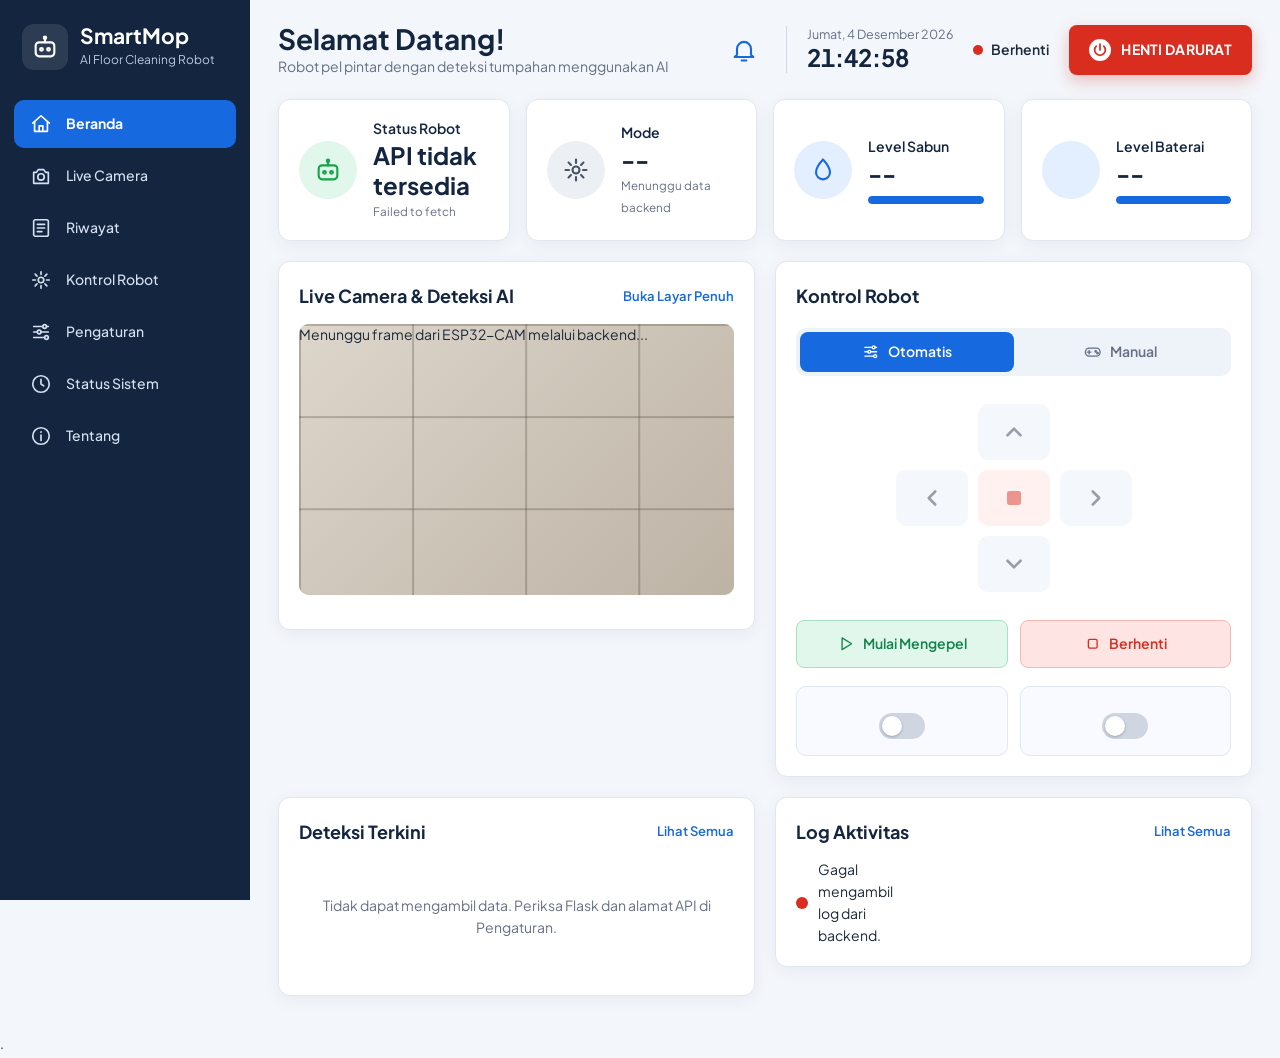
<file: frontend/index.html>
<!DOCTYPE html>
<html lang="id">
<head>
    <meta charset="UTF-8">
    <meta name="viewport" content="width=device-width, initial-scale=1.0">
    <title>SMARTMOP</title>

    <link rel="preconnect" href="https://fonts.googleapis.com">
    <link rel="preconnect" href="https://fonts.gstatic.com" crossorigin>
    <link rel="stylesheet" href="https://fonts.googleapis.com/css2?family=Plus+Jakarta+Sans:wght@400;500;600;700;800&display=swap">

    <link rel="stylesheet" href="assets/css/variables.css">
    <link rel="stylesheet" href="assets/css/layout.css">
    <link rel="stylesheet" href="assets/css/components.css">
    <link rel="stylesheet" href="assets/css/index.css">
    <link rel="stylesheet" href="assets/css/responsive.css">
    <link rel="stylesheet" href="assets/css/style.css">
</head>

<body data-page="beranda"
      data-root=""
      data-title="Selamat Datang!"
      data-sub="Robot pel pintar dengan deteksi tumpahan menggunakan AI">

<div class="app">

    <aside class="sidebar" id="sidebar"></aside>

    <div class="main">

        <header class="topbar" id="topbar"></header>

        <main class="page">

            <!-- RINGKASAN STATUS ROBOT -->
            <section class="stats" aria-label="Ringkasan Status Robot">

                <article class="card stat">
                    <span class="stat-icon tone-green"></span>
                    <div class="stat-body">
                        <span>Status Robot</span>
                        <strong class="checking" id="statStatus">Memuat...</strong>
                        <small id="statStatusSub">Menunggu data backend</small>
                    </div>
                </article>

                <article class="card stat">
                    <span class="stat-icon tone-grey"></span>
                    <div class="stat-body">
                        <span>Mode</span>
                        <strong id="statMode">--</strong>
                        <small id="statModeSub">Menunggu data backend</small>
                    </div>
                </article>

                <article class="card stat">
                    <span class="stat-icon tone-blue"></span>
                    <div class="stat-body">
                        <span>Level Sabun</span>
                        <strong id="soapValue">--</strong>
                        <div class="progress" role="progressbar"
                             aria-label="Level sabun">
                            <i id="soapBar"></i>
                        </div>
                    </div>
                </article>

                <article class="card stat">
                    <span class="stat-icon tone-blue"></span>
                    <div class="stat-body">
                        <span>Level Baterai</span>
                        <strong id="batteryValue">--</strong>
                        <div class="progress" role="progressbar"
                             aria-label="Level baterai">
                            <i id="batteryBar"></i>
                        </div>
                    </div>
                </article>

            </section>

            <div class="dash">

                <!-- LIVE CAMERA -->
                <section class="card" aria-labelledby="hcam">

                    <div class="card-head">
                        <h2 id="hcam">Live Camera &amp; Deteksi AI</h2>
                        <a class="link-all" href="pages/live-camera.html">
                            Buka Layar Penuh
                        </a>
                    </div>

                    <!-- Frame kamera aktual dari backend -->
                    <div class="feed dashboard-camera-feed" id="mainFeed">
                        <div id="cameraPlaceholder">
                            Menunggu frame dari ESP32-CAM...
                        </div>
                    </div>

                    <!-- Thumbnail hanya ditampilkan jika ada data aktual -->
                    <div class="thumbs" id="cameraThumbnails"></div>

                </section>

                <!-- KONTROL ROBOT -->
                <section class="card control"
                         id="kontrol"
                         aria-labelledby="htcl">

                    <div class="card-head" style="margin:0">
                        <h2 id="htcl">Kontrol Robot</h2>
                    </div>

                    <!-- MODE OTOMATIS / MANUAL -->
                    <div class="seg"
                         role="group"
                         aria-label="Mode robot"
                         id="modeSeg">

                        <button type="button"
                                data-mode="Otomatis"
                                aria-pressed="false"
                                id="modeAuto">
                        </button>

                        <button type="button"
                                data-mode="Manual"
                                aria-pressed="false"
                                id="modeManual">
                        </button>

                    </div>

                    <!-- ARAH GERAK ROBOT -->
                    <div class="dpad"
                         id="dpad"
                         data-disable="true"
                         role="group"
                         aria-label="Arah gerak robot">

                        <button class="up"
                                data-dir="maju"
                                aria-label="Maju"></button>

                        <button class="down"
                                data-dir="mundur"
                                aria-label="Mundur"></button>

                        <button class="stop"
                                data-dir="berhenti"
                                aria-label="Berhenti"></button>

                        <button class="right"
                                data-dir="kanan"
                                aria-label="Belok Kanan"></button>

                        <button class="left"
                                data-dir="kiri"
                                aria-label="Belok Kiri"></button>

                    </div>

                    <!-- TOMBOL MULAI DAN BERHENTI -->
                    <div class="act-row">

                        <button class="btn btn-success"
                                id="btnStart">
                        </button>

                        <button class="btn btn-danger"
                                id="btnStop">
                        </button>

                    </div>

                    <!-- POMPA SABUN DAN MOTOR PEL -->
                    <div class="tool-row">

                        <div class="tool-tile">
                            <span id="icoPump"></span>

                            <label class="switch">
                                <input type="checkbox"
                                       id="swPump"
                                       aria-label="Pompa sabun">
                                <span class="switch-slider"></span>
                            </label>
                        </div>

                        <div class="tool-tile">
                            <span id="icoMotor"></span>

                            <label class="switch">
                                <input type="checkbox"
                                       id="swMotor"
                                       aria-label="Motor Pel">
                                <span class="switch-slider"></span>
                            </label>
                        </div>

                    </div>

                </section>

                <!-- DETEKSI DAN LOG AKTIVITAS -->
                <div class="stack">

                    <section class="card" aria-labelledby="hDet">

                        <div class="card-head">
                            <h2 id="hDet">Deteksi Terkini</h2>
                            <a class="link-all" href="pages/riwayat.html">
                                Lihat Semua
                            </a>
                        </div>

                        <div class="det-list" id="detList">
                            <p>Belum ada data deteksi dari backend.</p>
                        </div>

                    </section>

                    <section class="card" aria-labelledby="hLog">

                        <div class="card-head">
                            <h2 id="hLog">Log Aktivitas</h2>
                            <a class="link-all" href="pages/riwayat.html">
                                Lihat Semua
                            </a>
                        </div>

                        <ul class="log" id="logList">
                            <li>Belum ada aktivitas tercatat.</li>
                        </ul>

                    </section>

                </div>

            </div>

        </main>

    </div>

</div>

<p class="jam">
    <span id="clockDate"></span> ·
    <strong id="clockTime"></strong>
</p>

<script src="assets/js/api.js"></script>
<script src="assets/js/app.js"></script>
<script src="assets/js/notifications.js"></script>
<script src="assets/js/camera.js"></script>
<script src="assets/js/robot-control.js"></script>
<script src="assets/js/dashboard.js"></script>

</body>
</html>
</file>
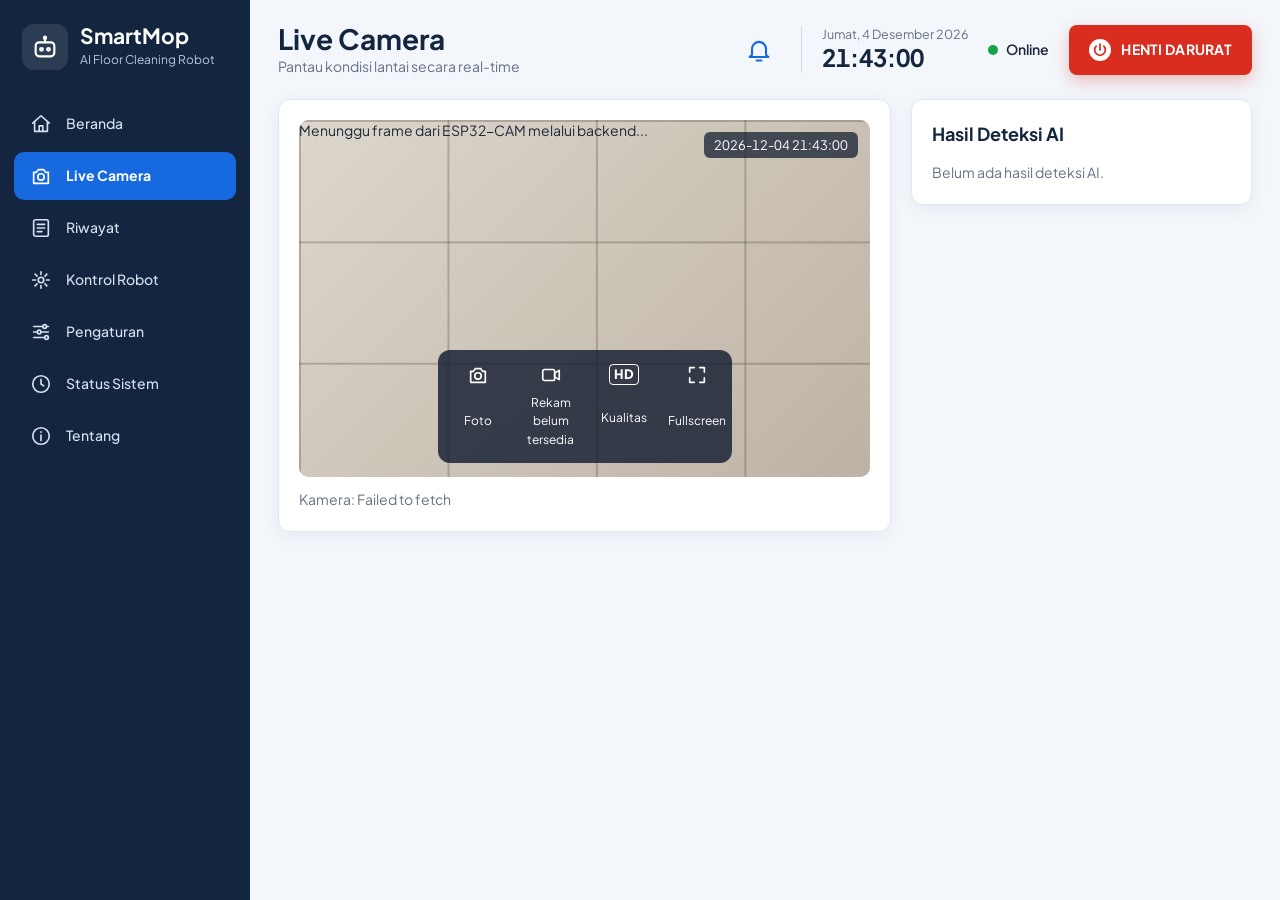
<file: frontend/pages/live-camera.html>
<!DOCTYPE html>
<html lang="id">
<head>
    <meta charset="UTF-8">
    <meta name="viewport" content="width=device-width, initial-scale=1.0">
    <title>Live Camera | SmartMop</title>

    <link rel="preconnect" href="https://fonts.googleapis.com">
    <link rel="preconnect" href="https://fonts.gstatic.com" crossorigin>
    <link rel="stylesheet" href="https://fonts.googleapis.com/css2?family=Plus+Jakarta+Sans:wght@400;500;600;700;800&display=swap">

    <link rel="stylesheet" href="../assets/css/variables.css">
    <link rel="stylesheet" href="../assets/css/layout.css">
    <link rel="stylesheet" href="../assets/css/components.css">
    <link rel="stylesheet" href="../assets/css/index.css">
    <link rel="stylesheet" href="../assets/css/responsive.css">
</head>

<body data-page="live-camera"
      data-root="../"
      data-title="Live Camera"
      data-sub="Pantau kondisi lantai secara real-time">

<div class="app">

    <aside class="sidebar" id="sidebar"></aside>

    <div class="main">

        <header class="topbar" id="topbar"></header>

        <main class="page">

            <div class="dash two-col"
                 style="grid-template-columns:minmax(0,1.8fr) minmax(0,1fr)">

                <!-- LIVE CAMERA -->
                <section class="card" aria-label="Tampilan kamera">

                    <div class="feed" id="mainFeed">

                        <!-- Placeholder ketika belum ada frame -->
                        <div id="cameraPlaceholder">
                            Menunggu frame dari ESP32-CAM melalui backend...
                        </div>

                        <time class="feed-time" data-stamp></time>

                        <div class="cam-tools"
                             role="toolbar"
                             aria-label="Kontrol kamera">

                            <button id="btnPhoto">
                                <span id="icoPhoto"></span>
                                Foto
                            </button>

                            <button id="btnRec" aria-pressed="false">
                                <span id="icoRec"></span>
                                <span id="recLabel">Rekam</span>
                            </button>

                            <button id="btnHD" aria-pressed="false">
                                <span class="hd-tag" id="hdTag">HD</span>
                                Kualitas
                            </button>

                            <button id="btnFull">
                                <span id="icoFull"></span>
                                Fullscreen
                            </button>

                        </div>
                    </div>

                    <p id="camInfo"
                       style="margin-top:12px;color:var(--text-secondary)">
                        Menunggu koneksi kamera dan frame dari backend...
                    </p>

                </section>

                <!-- HASIL DETEKSI AI -->
                <section class="card" aria-labelledby="hRes">

                    <div class="card-head">
                        <h2 id="hRes">Hasil Deteksi AI</h2>
                    </div>

                    <div class="det-list" id="detList">

                        <!-- Hasil deteksi akan ditampilkan secara dinamis -->
                        <p id="cameraResult"
                           style="color:var(--text-secondary)">
                            Belum ada hasil deteksi AI.
                        </p>

                    </div>

                </section>

            </div>

        </main>

    </div>

</div>

<script src="../assets/js/api.js"></script>
<script src="../assets/js/app.js"></script>
<script src="../assets/js/notifications.js"></script>
<script src="../assets/js/camera.js"></script>

</body>
</html>
</file>
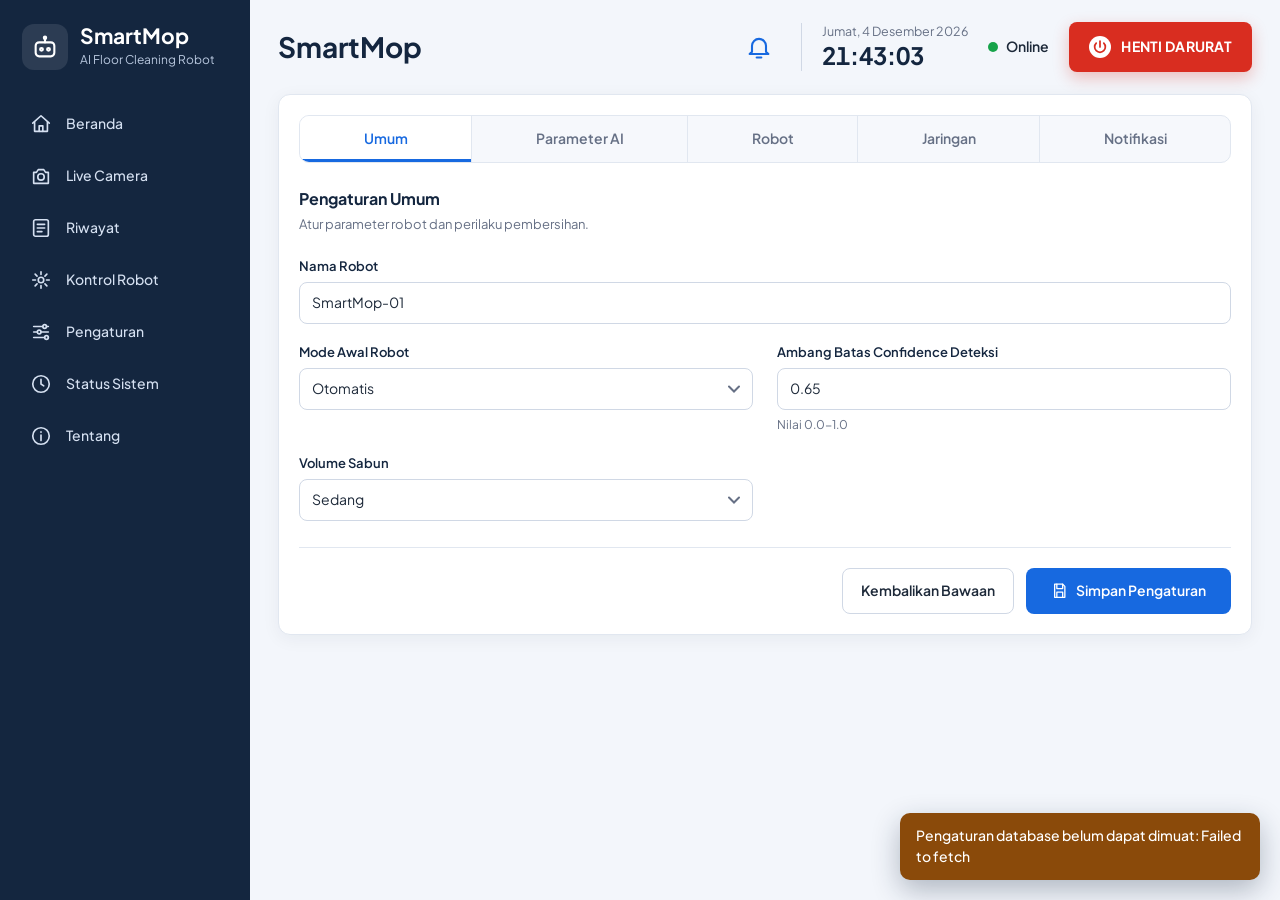
<file: frontend/pages/pengaturan.html>
<!DOCTYPE html>
<html lang="en">
<head>
    <meta charset="UTF-8">
    <meta name="viewport" content="width=device-width, initial-scale=1.0">
    <title>Pengaturan</title>
    <link rel="preconnect" href="https://fonts.googleapis.com">
    <link rel="preconnect" href="https://fonts.gstatic.com" crossorigin>
    <link rel="stylesheet" href="https://fonts.googleapis.com/css2?family=Plus+Jakarta+Sans:wght@400;500;600;700;800&display=swap">
    <link rel="stylesheet" href="../assets/css/variables.css">
    <link rel="stylesheet" href="../assets/css/layout.css">
    <link rel="stylesheet" href="../assets/css/components.css">
    <link rel="stylesheet" href="../assets/css/index.css">
    <link rel="stylesheet" href="../assets/css/style.css">
</head>
<body >

<div class="app">
    <aside class="sidebar" id="sidebar"></aside>
    <div class="main">
        <header class="topbar" id="topbar"></header>

        <main class="page">
            <form class="card setting-card" id="formPengaturan" novalidate>
                <div class="tabs" role="tablist" aria-label="Kategori pengaturan">
                    <button type="button" class="tab" role="tab" id="t-umum" data-tab="umum" aria-selected="true" aria-controls="umum">Umum</button>
                    <button type="button" class="tab" role="tab" id="t-ai" data-tab="ai" aria-selected="false" aria-controls="ai">Parameter AI</button>
                    <button type="button" class="tab" role="tab" id="t-robot" data-tab="robot" aria-selected="false" aria-controls="robot">Robot</button>
                    <button type="button" class="tab" role="tab" id="t-jaringan" data-tab="jaringan" aria-selected="false" aria-controls="jaringan">Jaringan</button>
                    <button type="button" class="tab" role="tab" id="t-notifikasi" data-tab="notifikasi" aria-selected="false" aria-controls="notifikasi">Notifikasi</button>
                </div>

                <!--- UMUM-->
                <section class="panel" id="umum" role="tabpanel" aria-labelledby="t-umum">
                    <div>
                        <h3> Pengaturan Umum</h3>
                        <p class="sub">Atur parameter robot dan perilaku pembersihan.</p>
                    </div>
                    <div class="form-grid">
                        <div class="field full">
                            <label for="namaRobot">Nama Robot</label>
                            <input type="text" id="namaRobot" name="namaRobot" data-setting placeholder="Masukkan nama robot">

                        </div>
                        <div class="field">
                            <label for="modeAwal">Mode Awal Robot</label>
                            <select id="modeAwal" name="modeAwal" data-setting>
                                <option>Otomatis</option>
                                <option>Manual</option>
                            </select>
                        </div>

                    <div class="field">
                        <label for="confidence">Ambang Batas Confidence Deteksi</label>
                        <input type="number" id="confidence" name="confidence" data-setting min="0" max="1" step="0.05">
                        <small>Nilai 0.0-1.0</small>
                    </div>

                    <div class="field">
                        <label for="modeAwal">Volume Sabun</label>
                            <select id="volumeSabun" name="volumeSabun" data-setting>
                                <option>Rendah</option>
                                <option>Sedang</option>
                                <option>Tinggi</option>
                            </select>
                    </div>
                </div>
            </section>
            <!-- Parameter AI-->
            <section class="panel" id="ai" role="tabpanel" aria-labelledby="t-ai" hidden>
                <div>
                    <h3>Parameter AI</h3>
                    <p class="sub">Pengaturan model deteksi tumpahan.</p>
                </div>
                <div class="form-grid">
                    <div class="field">
                        <label for="modelAktif">Model Aktif</label>
                        <input type="text" id="modelAktif" value="'best.pt" readonly>
                        <small>Lokasi: backend/ml/models/best.pt</small>
                    </div>
                    <div class="field">
                        <label for="ukuranModel">Ukuran Gambar Input</label>
                        <select id="ukuranModel" name="ukuranModel" data-setting>
                            <option value="320">320 px (cepat)</option>
                            <option value="416">416 px</option>
                            <option value="640">640 px</option>
                        </select>
                    </div>
                </div>
                <div>
                        <div class="setting-row">
                            <div class="setting-info"><label for="bbox">Tampilkan Kotak Deteksi</label><p>Gambar kotak merah dan label di sekitar tumpahan.</p></div>
                            <label class="switch"><input type="checkbox" id="bbox" data-setting><span class="switch-slider"></span></label>
                        </div>
                        <div class="setting-row">
                            <div class="setting-info"><label for="simpanGambar">Simpan Gambar Deteksi</label><p>Simpan tiap hasil deteksi ke halaman Riwayat.</p></div>
                            <label class="switch"><input type="checkbox" id="simpanGambar" data-setting><span class="switch-slider"></span></label>
                        </div>
                    </div>
                </section>
                <!-- ============ ROBOT ============ -->
                <section class="panel" id="robot" role="tabpanel" aria-labelledby="t-robot" hidden>
                    <div>
                        <h3>Pengaturan Robot</h3>
                        <p class="sub">Batas aman untuk baterai dan cairan sabun.</p>
                    </div>
                    <div class="form-grid">
                        <div class="field">
                            <label for="batasBaterai">Batas Baterai Rendah (%)</label>
                            <input type="number" id="batasBaterai" name="batasBaterai" data-setting min="5" max="50">
                        </div>
                        <div class="field">
                            <label for="batasSabun">Batas Sabun Hampir Habis (%)</label>
                            <input type="number" id="batasSabun" name="batasSabun" data-setting min="5" max="50">
                        </div>
                    </div>
                    <div class="setting-row">
                        <div class="setting-info"><label for="stopBaterai">Berhenti Saat Baterai Rendah</label><p>Robot berhenti mengepel ketika baterai di bawah batas.</p></div>
                        <label class="switch"><input type="checkbox" id="stopBaterai" data-setting><span class="switch-slider"></span></label>
                    </div>
                </section>

                <!-- ============ JARINGAN ============ -->
                <section class="panel" id="jaringan" role="tabpanel" aria-labelledby="t-jaringan" hidden>
                    <div class="section">
                        <div class="network-head">
                            <div>
                                <h3>Status Koneksi Perangkat</h3>
                                <p class="sub">Ringkasan konektivitas sistem SmartMop.</p>
                            </div>
                            <button type="button" class="btn btn-ghost" id="btnTest">Uji Koneksi</button>
                        </div>
                        <div class="network-device-list">
                            <div class="network-device">
                                <span class="device-icon" data-icon="server"></span>
                                <div class="device-info"><strong>Server ML</strong><small>Server Python dan API</small></div>
                                <span class="connection-indicator" id="st-server">Belum diuji</span>
                            </div>
                            <div class="network-device">
                                <span class="device-icon" data-icon="camera"></span>
                                <div class="device-info"><strong>ESP32-CAM</strong><small>Kamera pendeteksi tumpahan</small></div>
                                <span class="connection-indicator" id="st-cam">Belum diuji</span>
                            </div>
                            <div class="network-device">
                                <span class="device-icon" data-icon="chip"></span>
                                <div class="device-info"><strong>ESP32 DevKit</strong><small>Pengendali motor dan pompa</small></div>
                                <span class="connection-indicator" id="st-ctl">Belum diuji</span>
                            </div>
                        </div>
                    </div>

                    <div class="section">
                        <div><h3>Koneksi Wi-Fi</h3><p class="sub">Informasi jaringan yang digunakan oleh perangkat.</p></div>
                        <div class="field">
                            <label for="ssid">Nama Jaringan Wi-Fi (SSID)</label>
                            <input type="text" id="ssid" name="ssid" data-setting placeholder="Contoh: SmartMop-WiFi">
                            <small>Dipakai sebagai catatan konfigurasi perangkat.</small>
                        </div>
                    </div>

                    <div class="section">
                        <div><h3>Konfigurasi Server</h3><p class="sub">Alamat komputer yang menjalankan model ML dan backend.</p></div>
                        <div class="form-grid">
                            <div class="field">
                                <label for="serverIP">Alamat IP Server</label>
                                <input type="text" id="serverIP" name="serverIP" data-setting placeholder="Contoh: 192.168.1.10">
                            </div>
                            <div class="field">
                                <label for="apiPort">Port API</label>
                                <input type="number" id="apiPort" name="apiPort" data-setting min="1" max="65535">
                            </div>
                            <div class="field full">
                                <label for="apiPath">Endpoint API</label>
                                <input type="text" id="apiPath" name="apiPath" data-setting placeholder="/api">
                            </div>
                        </div>
                    </div>

                    <div class="section">
                        <div><h3>Alamat IP Perangkat</h3></div>
                        <div class="form-grid">
                            <div class="field">
                                <label for="cameraIP">IP Address ESP32-CAM</label>
                                <input type="text" id="cameraIP" name="cameraIP" data-setting placeholder="Contoh: 192.168.1.101">
                            </div>
                            <div class="field">
                                <label for="controllerIP">IP Address ESP32 DevKit</label>
                                <input type="text" id="controllerIP" name="controllerIP" data-setting placeholder="Contoh: 192.168.1.102">
                            </div>
                        </div>
                        <small class="network-note">Alamat di atas hanya contoh format. Gunakan alamat IP asli dari jaringan perangkatmu.</small>
                    </div>
                </section>

                <!-- ============ NOTIFIKASI ============ -->
                <section class="panel" id="notifikasi" role="tabpanel" aria-labelledby="t-notifikasi" hidden>
                    <div>
                        <h3>Pengaturan Notifikasi</h3>
                        <p class="sub">Atur pemberitahuan yang ingin diterima dari SmartMop.</p>
                    </div>
                    <div>
                        <div class="setting-row">
                            <div class="setting-info"><label for="notifWeb">Notifikasi Website</label><p>Pemberitahuan saat tumpahan terdeteksi.</p></div>
                            <label class="switch"><input type="checkbox" id="notifWeb" data-setting><span class="switch-slider"></span></label>
                        </div>
                        <div class="setting-row">
                            <div class="setting-info"><label for="notifSuara">Suara Peringatan</label><p>Bunyikan peringatan saat ada deteksi atau kesalahan.</p></div>
                            <label class="switch"><input type="checkbox" id="notifSuara" data-setting><span class="switch-slider"></span></label>
                        </div>
                        <div class="setting-row">
                            <div class="setting-info"><label for="notifBrowser">Notifikasi Browser</label><p>Tampilkan pemberitahuan dari browser. Browser akan meminta izin saat diaktifkan.</p></div>
                            <label class="switch"><input type="checkbox" id="notifBrowser" data-setting><span class="switch-slider"></span></label>
                        </div>
                        <div class="setting-row">
                            <div class="setting-info"><label for="notifSelesai">Pembersihan Selesai</label><p>Beri tahu ketika robot selesai mengepel.</p></div>
                            <label class="switch"><input type="checkbox" id="notifSelesai" data-setting><span class="switch-slider"></span></label>
                        </div>
                        <div class="setting-row">
                            <div class="setting-info"><label for="notifError">Peringatan Sistem</label><p>Informasi ketika server terputus atau terjadi kesalahan.</p></div>
                            <label class="switch"><input type="checkbox" id="notifError" data-setting><span class="switch-slider"></span></label>
                        </div>
                    </div>
                </section>

                <div class="save-bar">
                    <button type="button" class="btn btn-ghost" id="resetPengaturan">Kembalikan Bawaan</button>
                    <button type="submit" class="btn btn-primary tombol-simpan" id="simpanPengaturan"></button>
                </div>
            </form>
        </main>
    </div>
</div>






<script src="../assets/js/api.js"></script>
<script src="../assets/js/app.js"></script>
<script src="../assets/js/notifications.js"></script>
<script src="../assets/js/settings.js"></script>
</body>
</html>
</file>
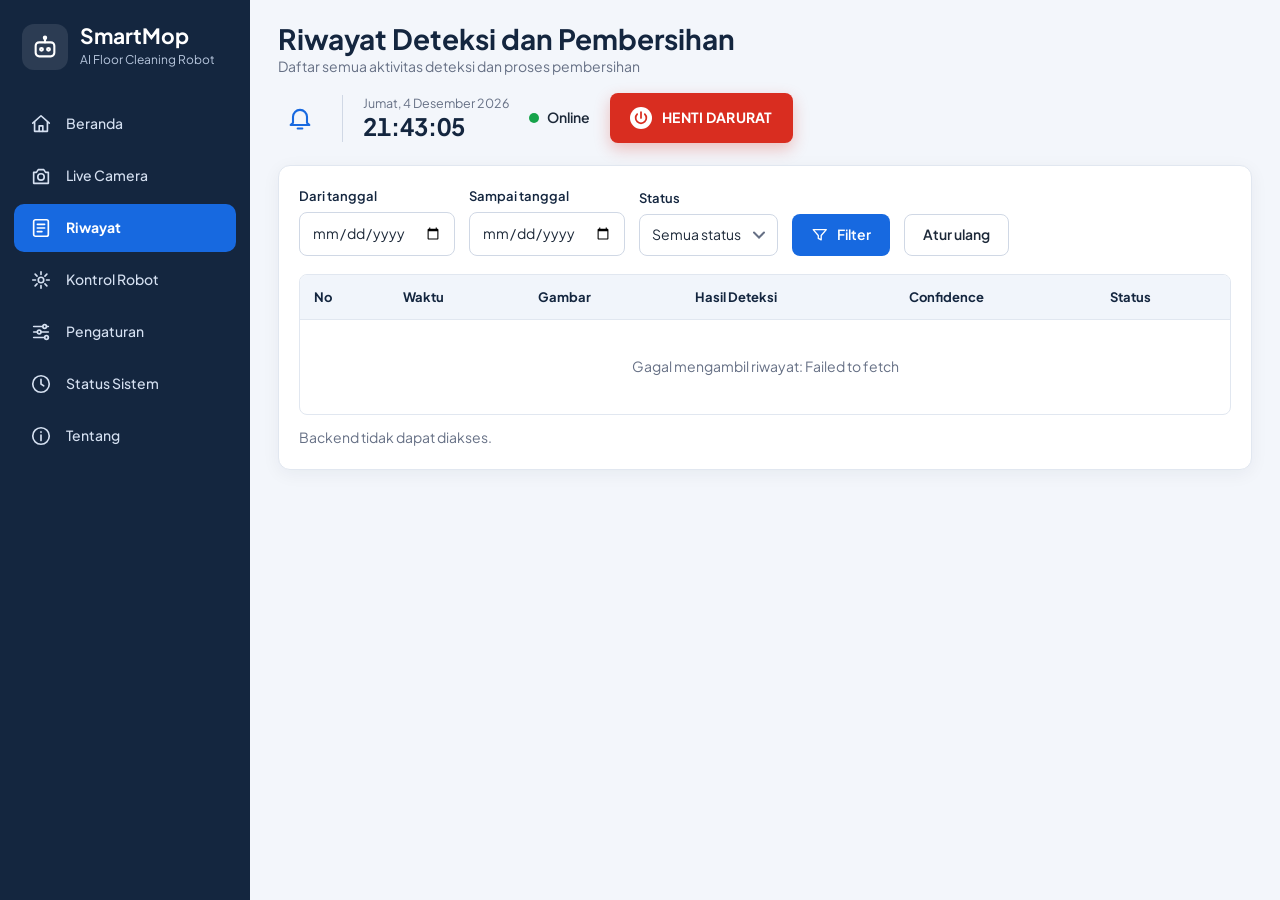
<file: frontend/pages/riwayat.html>
<!DOCTYPE html>
<html lang="id">
<head>
    <meta charset="UTF-8">
    <meta name="viewport" content="width=device-width, initial-scale=1.0">
    <title>Riwayat | SmartMop</title>
    <link rel="preconnect" href="https://fonts.googleapis.com">
    <link rel="preconnect" href="https://fonts.gstatic.com" crossorigin>
    <link rel="stylesheet" href="https://fonts.googleapis.com/css2?family=Plus+Jakarta+Sans:wght@400;500;600;700;800&display=swap">
    <link rel="stylesheet" href="../assets/css/variables.css">
    <link rel="stylesheet" href="../assets/css/layout.css">
    <link rel="stylesheet" href="../assets/css/components.css">
    <link rel="stylesheet" href="../assets/css/index.css">
    <link rel="stylesheet" href="../assets/css/responsive.css">
</head>

<body data-page="riwayat" data-root="../"
      data-title="Riwayat Deteksi dan Pembersihan"
      data-sub="Daftar semua aktivitas deteksi dan proses pembersihan">
<div class="app">
    <aside class="sidebar" id="sidebar"></aside>
    <div class="main">
        <header class="topbar" id="topbar"></header>
        <main class="page">
        <section class="card">
                <form class="filter" id="filterForm" style="display:flex;flex-wrap:wrap;gap:14px;align-items:end;margin-bottom:18px">
                    <div class="field"><label for="fFrom">Dari tanggal</label><input type="date" id="fFrom"></div>
                    <div class="field"><label for="fTo">Sampai tanggal</label><input type="date" id="fTo"></div>
                    <div class="field"><label for="fStatus">Status</label>
                        <select id="fStatus">
                            <option value="">Semua status</option>
                            <option>Dibersihkan</option><option>Gagal</option><option>-</option>
                        </select>
                    </div>
                    <button class="btn btn-primary" type="submit" id="btnFilter"></button>
                    <button class="btn btn-ghost" type="button" id="btnReset">Atur ulang</button>
                </form>
                <div class="table-wrap">
                    <table>
                        <thead>
                            <tr>
                                <th>No</th>
                                <th>Waktu</th>
                                <th>Gambar</th>
                                <th>Hasil Deteksi</th>
                                <th>Confidence</th>
                                <th>Status</th>
                            </tr>
                        </thead>
                        <tbody id="histBody"></tbody>
                    </table>
                </div>
                <p id="histCount" style="margin-top:12px;color:var(--text-secondary)"></p>
                </section>
        </main>
    </div>
</div>

<script src="../assets/js/api.js"></script>
<script src="../assets/js/app.js"></script>
<script src="../assets/js/notifications.js"></script>
<script src="../assets/js/history.js"></script>
</body>

</html>
</file>
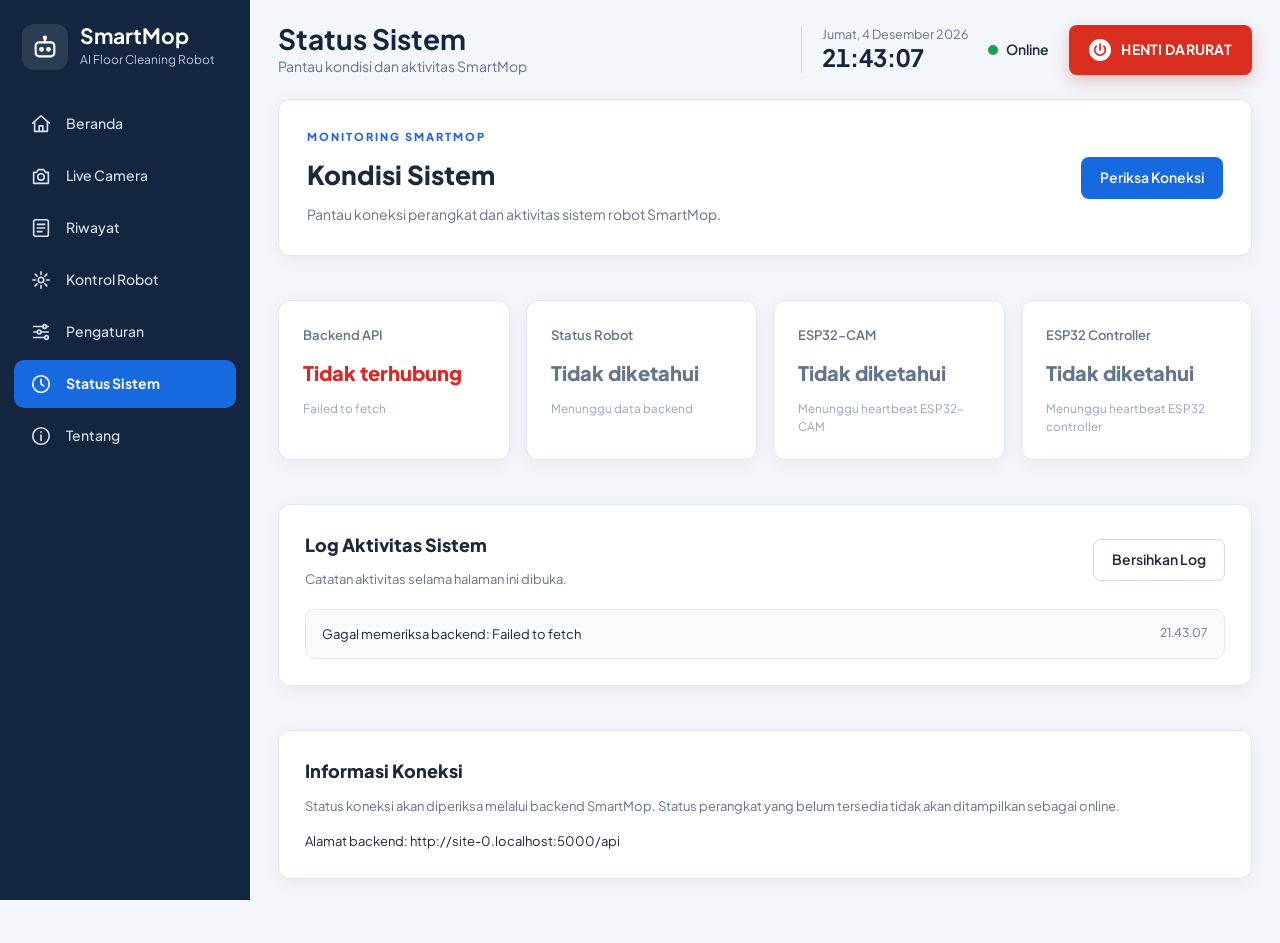
<file: frontend/pages/status-sistem.html>
<!DOCTYPE html>
<html lang="id">

<head>
    <meta charset="UTF-8">
    <meta name="viewport" content="width=device-width, initial-scale=1.0">
    <title>Status Sistem | SmartMop</title>

    <!-- Font -->
    <link rel="preconnect" href="https://fonts.googleapis.com">
    <link rel="preconnect" href="https://fonts.gstatic.com" crossorigin>
    <link href="https://fonts.googleapis.com/css2?family=Plus+Jakarta+Sans:wght@400;500;600;700;800&display=swap" rel="stylesheet">

    <!-- CSS bawaan SmartMop -->
    <link rel="stylesheet" href="../assets/css/variables.css">
    <link rel="stylesheet" href="../assets/css/layout.css">
    <link rel="stylesheet" href="../assets/css/components.css">
    <link rel="stylesheet" href="../assets/css/index.css">
    <link rel="stylesheet" href="../assets/css/responsive.css">

    <!-- CSS halaman Status Sistem -->
    <link rel="stylesheet" href="../assets/css/status-tentang.css">
</head>

<body data-page="status-sistem"
      data-root="../"
      data-title="Status Sistem"
      data-sub="Pantau kondisi dan aktivitas SmartMop">

    <div class="app">

        <!-- Sidebar dari JavaScript teman -->
        <aside class="sidebar" id="sidebar"></aside>

        <div class="main">

            <!-- Topbar -->
            <header class="topbar" id="topbar"></header>

            <main class="page">

                <!-- Judul Halaman -->
                <section class="card sm-hero">
                    <div>
                        <p class="sm-eyebrow">MONITORING SMARTMOP</p>
                        <h2>Kondisi Sistem</h2>
                        <p>
                            Pantau koneksi perangkat dan
                            aktivitas sistem robot SmartMop.
                        </p>
                    </div>

                    <button class="btn btn-primary"
                            id="refreshStatus">
                        Periksa Koneksi
                    </button>
                </section>

                <!-- Status Perangkat -->
                <section class="sm-status-grid">

                    <article class="card sm-panel">
                        <span class="sm-label">Backend API</span>
                        <strong id="apiState">Belum diperiksa</strong>
                        <small id="apiNote">Menunggu pemeriksaan</small>
                    </article>

                    <article class="card sm-panel">
                        <span class="sm-label">Status Robot</span>
                        <strong id="robotState">Belum diketahui</strong>
                        <small id="robotNote">Menunggu data backend</small>
                    </article>

                    <article class="card sm-panel">
                        <span class="sm-label">ESP32-CAM</span>
                        <strong id="camState">Belum diketahui</strong>
                        <small id="camNote">Menunggu heartbeat ESP32-CAM</small>
                    </article>

                    <article class="card sm-panel">
                        <span class="sm-label">ESP32 Controller</span>
                        <strong id="controllerState">Belum diketahui</strong>
                        <small id="controllerNote">Menunggu heartbeat ESP32 controller</small>
                    </article>

                </section>

                <!-- Log Sistem -->
                <section class="card sm-content">

                    <div class="sm-section-head">
                        <div>
                            <h2>Log Aktivitas Sistem</h2>
                            <p>
                                Catatan aktivitas selama halaman
                                ini dibuka.
                            </p>
                        </div>

                        <button class="btn btn-ghost"
                                id="clearLogs">
                            Bersihkan Log
                        </button>
                    </div>

                    <div id="systemLogs"
                         class="sm-logs"
                         aria-live="polite">
                        <p class="sm-muted">
                            Belum ada aktivitas yang tercatat.
                        </p>
                    </div>

                </section>

                <!-- Informasi Sistem -->
                <section class="card sm-content">
                    <h2>Informasi Koneksi</h2>

                    <p class="sm-muted">
                        Status koneksi akan diperiksa melalui
                        backend SmartMop. Status perangkat
                        yang belum tersedia tidak akan
                        ditampilkan sebagai online.
                    </p>

                    <p class="sm-endpoint" id="apiAddress"></p>
                </section>

            </main>
        </div>
    </div>

    <!-- JavaScript -->
    <script src="../assets/js/api.js"></script>
    <script src="../assets/js/app.js"></script>
    <script src="../assets/js/status-page.js"></script>

</body>
</html>
</file>
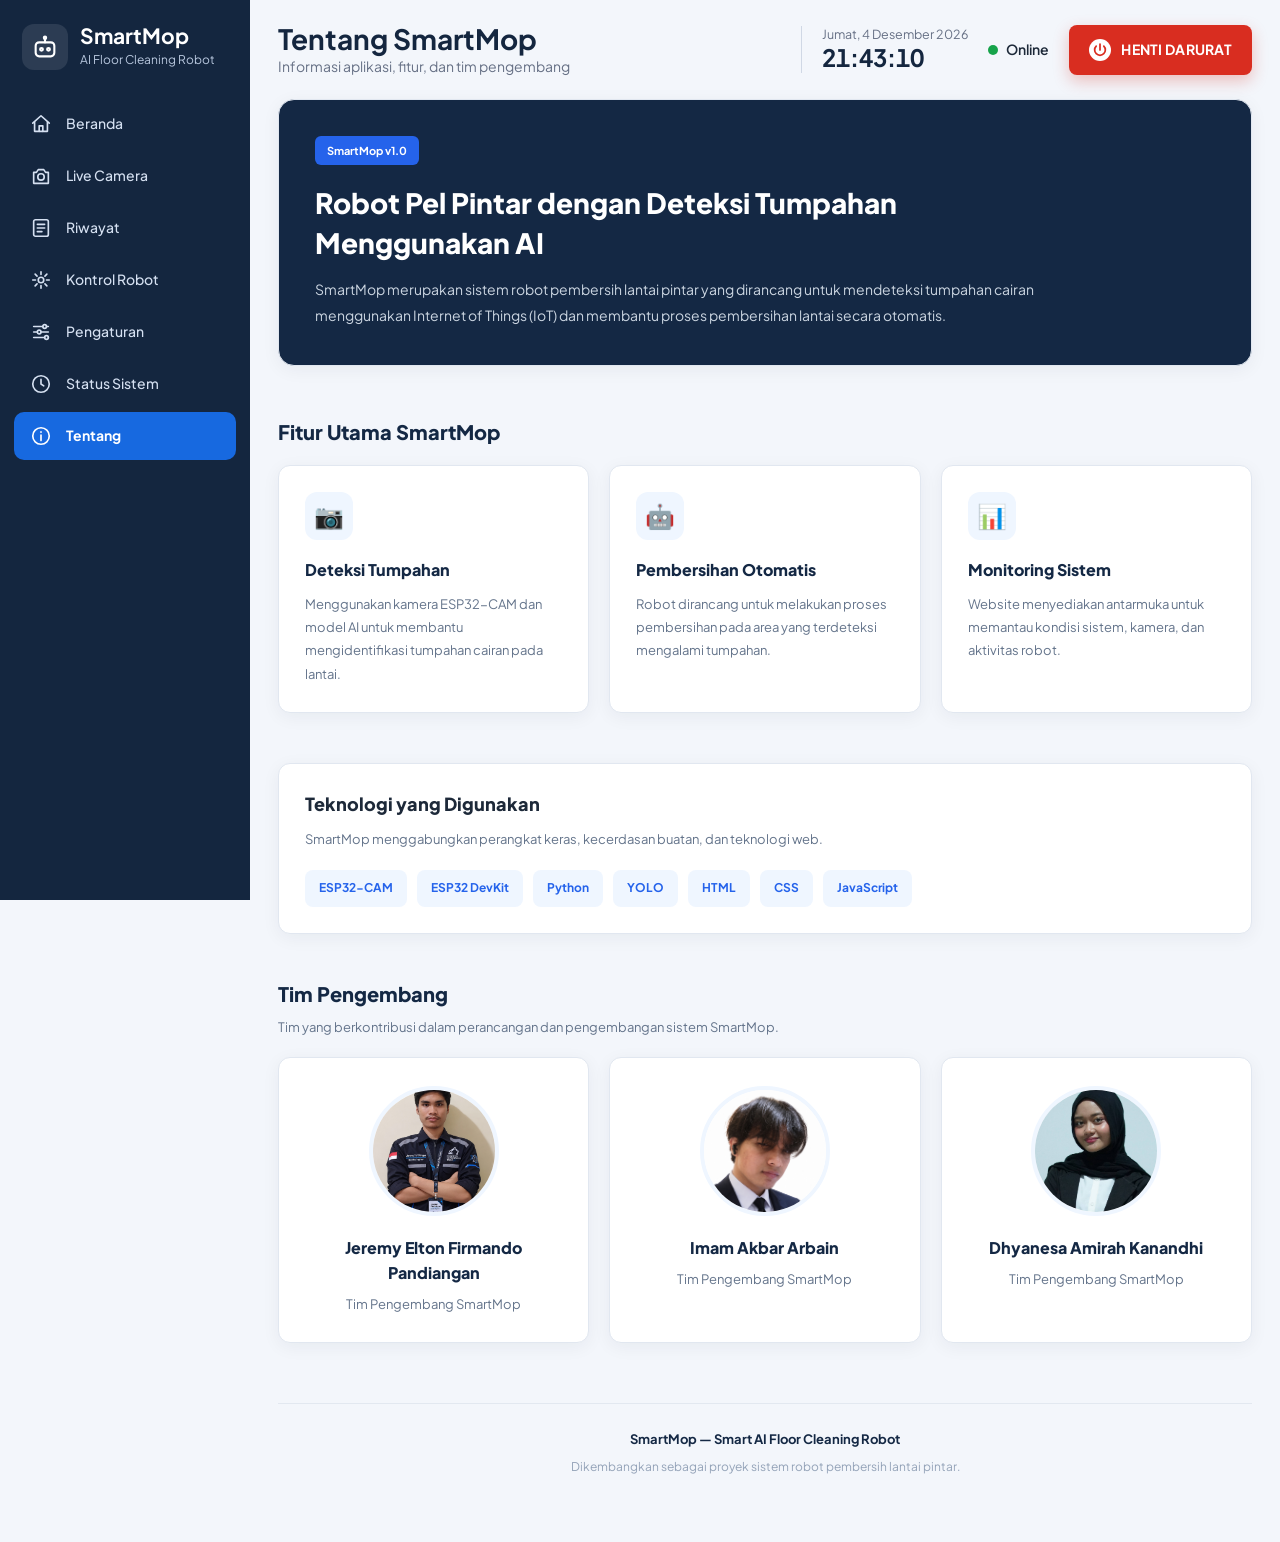
<file: frontend/pages/tentang.html>
<!DOCTYPE html>
<html lang="id">

<head>
    <meta charset="UTF-8">
    <meta name="viewport" content="width=device-width, initial-scale=1.0">
    <title>Tentang | SmartMop</title>

    <!-- Font -->
    <link rel="preconnect" href="https://fonts.googleapis.com">
    <link rel="preconnect" href="https://fonts.gstatic.com" crossorigin>
    <link href="https://fonts.googleapis.com/css2?family=Plus+Jakarta+Sans:wght@400;500;600;700;800&display=swap" rel="stylesheet">

    <!-- CSS bawaan SmartMop -->
    <link rel="stylesheet" href="../assets/css/variables.css">
    <link rel="stylesheet" href="../assets/css/layout.css">
    <link rel="stylesheet" href="../assets/css/components.css">
    <link rel="stylesheet" href="../assets/css/index.css">
    <link rel="stylesheet" href="../assets/css/responsive.css">

    <!-- CSS tambahan -->
    <link rel="stylesheet" href="../assets/css/status-tentang.css">
</head>

<body data-page="tentang"
      data-root="../"
      data-title="Tentang SmartMop"
      data-sub="Informasi aplikasi, fitur, dan tim pengembang">

    <div class="app">

        <!-- Sidebar -->
        <aside class="sidebar" id="sidebar"></aside>

        <div class="main">

            <!-- Topbar -->
            <header class="topbar" id="topbar"></header>

            <main class="page">

                <!-- Pengenalan SmartMop -->
                <section class="card sm-about-hero">

                    <span class="sm-version">
                        SmartMop v1.0
                    </span>

                    <h2>
                        Robot Pel Pintar dengan
                        Deteksi Tumpahan Menggunakan AI
                    </h2>

                    <p>
                        SmartMop merupakan sistem robot
                        pembersih lantai pintar yang
                        dirancang untuk mendeteksi
                        tumpahan cairan menggunakan
                        Internet of Things (IoT) dan membantu proses
                        pembersihan lantai secara otomatis.
                    </p>

                </section>

                <!-- Fitur Utama -->
                <section class="sm-about-section">

                    <h2>Fitur Utama SmartMop</h2>

                    <div class="sm-feature-grid">

                        <article class="card sm-feature-card">
                            <div class="sm-feature-icon">📷</div>
                            <h3>Deteksi Tumpahan</h3>
                            <p>
                                Menggunakan kamera ESP32-CAM
                                dan model AI untuk membantu
                                mengidentifikasi tumpahan
                                cairan pada lantai.
                            </p>
                        </article>

                        <article class="card sm-feature-card">
                            <div class="sm-feature-icon">🤖</div>
                            <h3>Pembersihan Otomatis</h3>
                            <p>
                                Robot dirancang untuk
                                melakukan proses pembersihan
                                pada area yang terdeteksi
                                mengalami tumpahan.
                            </p>
                        </article>

                        <article class="card sm-feature-card">
                            <div class="sm-feature-icon">📊</div>
                            <h3>Monitoring Sistem</h3>
                            <p>
                                Website menyediakan
                                antarmuka untuk memantau
                                kondisi sistem, kamera,
                                dan aktivitas robot.
                            </p>
                        </article>

                    </div>

                </section>

                <!-- Teknologi -->
                <section class="card sm-content">

                    <h2>Teknologi yang Digunakan</h2>

                    <p class="sm-muted">
                        SmartMop menggabungkan perangkat
                        keras, kecerdasan buatan, dan
                        teknologi web.
                    </p>

                    <div class="sm-tech-list">
                        <span>ESP32-CAM</span>
                        <span>ESP32 DevKit</span>
                        <span>Python</span>
                        <span>YOLO</span>
                        <span>HTML</span>
                        <span>CSS</span>
                        <span>JavaScript</span>
                    </div>

                </section>

                <!-- Tim Pengembang -->
                <section class="sm-about-section">

                    <div class="sm-team-heading">
                        <h2>Tim Pengembang</h2>
                        <p>
                            Tim yang berkontribusi dalam
                            perancangan dan pengembangan
                            sistem SmartMop.
                        </p>
                    </div>

                    <div class="sm-team-grid">

                        <!-- Anggota 1 -->
                        <article class="card sm-team-card">

                            <img
                                src="../assets/images/anggota1.jpg"
                                alt="Foto anggota pertama"
                                class="sm-team-photo"
                                onerror="this.style.display='none'">

                            <h3>Jeremy Elton Firmando Pandiangan</h3>
                            <p>Tim Pengembang SmartMop</p>

                        </article>

                        <!-- Anggota 2 -->
                        <article class="card sm-team-card">

                            <img
                                src="../assets/images/anggota2.jpg"
                                alt="Foto anggota kedua"
                                class="sm-team-photo"
                                onerror="this.style.display='none'">

                            <h3>Imam Akbar Arbain</h3>
                            <p>Tim Pengembang SmartMop</p>

                        </article>

                        <!-- Anggota 3 -->
                        <article class="card sm-team-card">

                            <img
                                src="../assets/images/anggota3.jpg"
                                alt="Foto anggota ketiga"
                                class="sm-team-photo"
                                onerror="this.style.display='none'">

                            <h3>Dhyanesa Amirah Kanandhi</h3>
                            <p>Tim Pengembang SmartMop</p>

                        </article>

                    </div>

                </section>

                <!-- Footer -->
                <section class="sm-about-footer">
                    <p>
                        SmartMop — Smart AI Floor Cleaning Robot
                    </p>
                    <small>
                        Dikembangkan sebagai proyek
                        sistem robot pembersih lantai pintar.
                    </small>
                </section>

            </main>
        </div>
    </div>

    <!-- JavaScript bawaan -->
    <script src="../assets/js/api.js"></script>
    <script src="../assets/js/app.js"></script>

</body>
</html>
</file>
<file: frontend/assets/css/variables.css>
/* =====================================================
   SMARTMOP - VARIABEL DESAIN (dipakai semua halaman)
   ===================================================== */
:root {
    --primary: #1769e0;
    --primary-hover: #1056bd;
    --primary-light: #edf4ff;

    --navy: #14263f;
    --navy-light: #203b5f;

    --background: #f3f6fb;
    --surface: #ffffff;
    --surface-light: #f8faff;

    --text: #1d2939;
    --text-secondary: #667085;

    --border: #e1e7f0;
    --border-strong: #d0d8e5;

    --success: #12834b;
    --success-bg: #e1f7eb;
    --danger: #d92d20;
    --danger-bg: #fee4e2;
    --warning: #b54708;
    --warning-bg: #fff0d5;

    --shadow: 0 4px 18px rgba(20, 38, 63, 0.055);
    --radius: 12px;
    --radius-small: 8px;
    --transition: 0.2s ease;

    --sidebar-width: 250px;
    --font: "Plus Jakarta Sans", "Segoe UI", Arial, Helvetica, sans-serif;
}
</file>
<file: frontend/assets/css/layout.css>
/* =====================================================
   SMARTMOP - LAYOUT (reset, sidebar, topbar, halaman)
   ===================================================== */
*, *::before, *::after { margin: 0; padding: 0; box-sizing: border-box; }
[hidden] { display: none !important; }
html { scroll-behavior: smooth; }

body {
    min-height: 100vh;
    font-family: var(--font);
    font-size: 14px;
    line-height: 1.55;
    color: var(--text);
    background: var(--background);
}
button, input, select { font: inherit; color: inherit; }
button { cursor: pointer; }
a { color: inherit; }
:focus-visible { outline: 3px solid #a8c9ff; outline-offset: 2px; }

.ico {
    width: 1.25em; height: 1.25em; flex: none;
    fill: none; stroke: currentColor; stroke-width: 1.8;
    stroke-linecap: round; stroke-linejoin: round;
}

/* ---------- Kerangka aplikasi ---------- */
.app {
    display: grid;
    grid-template-columns: var(--sidebar-width) minmax(0, 1fr);
    min-height: 100vh;
}
.main { min-width: 0; }

/* ---------- Sidebar ---------- */
.sidebar {
    position: sticky; top: 0;
    height: 100vh;
    display: flex; flex-direction: column; gap: 18px;
    padding: 20px 14px;
    color: #fff;
    background: var(--navy);
    z-index: 30;
}
.brand { display: flex; align-items: center; gap: 12px; padding: 4px 8px 12px; }
.brand-mark {
    width: 46px; height: 46px; display: grid; place-items: center;
    border-radius: 12px; background: rgba(255, 255, 255, 0.1);
}
.brand-mark .ico { width: 28px; height: 28px; }
.brand strong { display: block; font-size: 21px; line-height: 1.15; }
.brand small { font-size: 12px; color: #b8c7de; }

.nav { display: flex; flex-direction: column; gap: 4px; }
.nav a {
    display: flex; align-items: center; gap: 14px;
    padding: 13px 16px;
    border-radius: 10px;
    color: #d5e0f1;
    font-weight: 500; text-decoration: none;
    transition: background var(--transition), color var(--transition);
}
.nav a .ico { width: 22px; height: 22px; }
.nav a:hover { background: rgba(255, 255, 255, 0.08); color: #fff; }
.nav a[aria-current="page"] { background: var(--primary); color: #fff; font-weight: 700; }

.scrim { display: none; }

/* ---------- Topbar ---------- */
.topbar {
    display: flex; align-items: center; justify-content: space-between;
    flex-wrap: wrap; gap: 16px;
    padding: 22px 28px 6px;
}
.topbar-title { display: flex; align-items: center; gap: 12px; min-width: 0; }
.topbar h1 { font-size: 28px; line-height: 1.2; color: var(--navy); }
.topbar p { color: var(--text-secondary); }
.menu-btn {
    display: none; width: 42px; height: 42px; place-items: center;
    border: 1px solid var(--border-strong); border-radius: 10px; background: var(--surface);
}
.top-actions { display: flex; align-items: center; gap: 20px; flex-wrap: wrap; }

.bell { position: relative; }
.bell > button {
    position: relative; width: 44px; height: 44px; display: grid; place-items: center;
    border: 0; border-radius: 50%; background: transparent; color: var(--primary);
}
.bell > button:hover { background: var(--primary-light); }
.bell > button .ico { width: 28px; height: 28px; }
.bell-count {
    position: absolute; top: 2px; right: 2px;
    min-width: 20px; height: 20px; padding: 0 5px;
    display: grid; place-items: center;
    border-radius: 10px; background: var(--danger); color: #fff;
    font-size: 12px; font-weight: 700;
}
.bell-menu {
    position: absolute; right: 0; top: 52px; z-index: 40;
    width: 320px; padding: 8px;
    background: var(--surface); border: 1px solid var(--border);
    border-radius: var(--radius); box-shadow: 0 12px 32px rgba(20, 38, 63, 0.16);
}
.bell-menu li { list-style: none; padding: 10px 12px; border-radius: 8px; }
.bell-menu li + li { border-top: 1px solid var(--border); }
.bell-menu strong { display: block; font-size: 13px; }
.bell-menu small { color: var(--text-secondary); }
.bell-menu button {
    width: 100%; margin-top: 6px; padding: 9px; border: 0; border-radius: 8px;
    background: var(--primary-light); color: var(--primary); font-weight: 600;
}

.clock { padding-left: 20px; border-left: 1px solid var(--border-strong); line-height: 1.3; }
.clock small { display: block; color: var(--text-secondary); font-size: 12.5px; }
.clock strong { font-size: 24px; color: var(--navy); font-variant-numeric: tabular-nums; }

.online { display: flex; align-items: center; gap: 8px; font-weight: 600; }
.online .dot { width: 10px; height: 10px; border-radius: 50%; background: #16a34a; }
.online.off .dot { background: var(--danger); }

.btn-emergency {
    display: inline-flex; align-items: center; gap: 10px;
    padding: 14px 20px; border: 0; border-radius: 8px;
    background: var(--danger); color: #fff; font-weight: 700; letter-spacing: 0.02em;
    box-shadow: 0 6px 16px rgba(217, 45, 32, 0.28);
    transition: background var(--transition);
}
.btn-emergency:hover { background: #b42318; }
.btn-emergency .ico { width: 22px; height: 22px; padding: 3px; border-radius: 50%; background: #fff; color: var(--danger); stroke-width: 2.6; }

/* ---------- Isi halaman ---------- */
.page { display: grid; gap: 20px; padding: 16px 28px 40px; }
</file>
<file: frontend/assets/css/components.css>
/* =====================================================
   SMARTMOP - KOMPONEN BERSAMA
   ===================================================== */

/* ---------- Kartu ---------- */
.card {
    padding: 20px;
    background: var(--surface);
    border: 1px solid var(--border);
    border-radius: var(--radius);
    box-shadow: var(--shadow);
}
.card-head { display: flex; align-items: center; justify-content: space-between; gap: 12px; margin-bottom: 14px; }
.card-head h2 { font-size: 18px; color: var(--navy); }
.card-head p { color: var(--text-secondary); font-size: 13px; }
.link-all { color: var(--primary); font-size: 13px; font-weight: 600; text-decoration: none; }
.link-all:hover { text-decoration: underline; }

/* ---------- Lencana & tombol ---------- */
.badge { display: inline-flex; align-items: center; padding: 3px 10px; border-radius: 6px; font-size: 13px; font-weight: 600; }
.badge.danger { color: var(--danger); background: var(--danger-bg); }
.badge.success { color: var(--success); background: var(--success-bg); }
.badge.warning { color: var(--warning); background: var(--warning-bg); }
.badge.neutral { color: var(--text-secondary); background: #eef2f7; }

.btn {
    display: inline-flex; align-items: center; justify-content: center; gap: 8px;
    min-height: 42px; padding: 0 18px;
    border: 1px solid transparent; border-radius: var(--radius-small);
    font-weight: 600;
    transition: background var(--transition), border-color var(--transition), color var(--transition);
}
.btn:disabled { opacity: 0.55; cursor: not-allowed; }
.btn-primary { color: #fff; background: var(--primary); }
.btn-primary:hover { background: var(--primary-hover); }
.btn-success { color: var(--success); background: var(--success-bg); border-color: #a6e2c1; }
.btn-success:hover { background: #cdf1dd; }
.btn-danger { color: var(--danger); background: var(--danger-bg); border-color: #f7b8b2; }
.btn-danger:hover { background: #fdd0cc; }
.btn-ghost { color: var(--text); background: var(--surface); border-color: var(--border-strong); }
.btn-ghost:hover { background: var(--primary-light); color: var(--primary); }

/* ---------- Progress ---------- */
.progress { height: 8px; border-radius: 99px; background: #e6ebf3; overflow: hidden; }
.progress i { display: block; height: 100%; border-radius: inherit; background: var(--primary); transition: width 0.6s ease; }
.progress.green i { background: #16a34a; }
.progress.warn i { background: #f79009; }
.progress.low i { background: var(--danger); }

/* ---------- Form ---------- */
.field { display: grid; gap: 6px; align-content: start; }
.field > label { font-size: 13px; font-weight: 600; color: var(--navy); }
.field small { color: var(--text-secondary); font-size: 12px; }
input[type="text"], input[type="number"], input[type="date"], select {
    width: 100%; min-height: 42px; padding: 9px 12px;
    background: var(--surface); border: 1px solid var(--border-strong); border-radius: var(--radius-small);
    transition: border-color var(--transition), box-shadow var(--transition);
}
input:focus, select:focus { outline: none; border-color: var(--primary); box-shadow: 0 0 0 3px rgba(23, 105, 224, 0.16); }
select { appearance: none; padding-right: 36px;
    background-image: url("data:image/svg+xml,%3Csvg xmlns='http://www.w3.org/2000/svg' width='12' height='8' fill='none' stroke='%23667085' stroke-width='2' stroke-linecap='round'%3E%3Cpath d='M1 1.5l5 5 5-5'/%3E%3C/svg%3E");
    background-repeat: no-repeat; background-position: right 12px center; }

.switch { position: relative; display: inline-block; width: 46px; height: 26px; flex: none; }
.switch input { position: absolute; inset: 0; width: 100%; height: 100%; opacity: 0; margin: 0; z-index: 1; }
.switch-slider { position: absolute; inset: 0; border-radius: 99px; background: #cfd6e2; transition: background var(--transition); }
.switch-slider::after {
    content: ""; position: absolute; top: 3px; left: 3px; width: 20px; height: 20px;
    border-radius: 50%; background: #fff; box-shadow: 0 1px 3px rgba(0, 0, 0, 0.25);
    transition: transform var(--transition);
}
.switch input:checked + .switch-slider { background: var(--primary); }
.switch input:checked + .switch-slider::after { transform: translateX(20px); }
.switch input:focus-visible + .switch-slider { outline: 3px solid #a8c9ff; outline-offset: 2px; }

.seg { display: grid; grid-template-columns: 1fr 1fr; padding: 4px; border-radius: 10px; background: #eef2f9; }
.seg button { display: flex; align-items: center; justify-content: center; gap: 8px; min-height: 40px; border: 0; border-radius: 8px; background: transparent; color: var(--text-secondary); font-weight: 600; }
.seg button[aria-pressed="true"] { background: var(--primary); color: #fff; }

/* ---------- Tabel ---------- */
.table-wrap { overflow-x: auto; border: 1px solid var(--border); border-radius: var(--radius-small); }
table { width: 100%; border-collapse: collapse; min-width: 640px; }
th { padding: 12px 14px; background: #f1f5fb; color: var(--navy); font-size: 13px; text-align: left; }
td { padding: 10px 14px; border-top: 1px solid var(--border); vertical-align: middle; }
tbody tr:hover { background: var(--surface-light); }
.empty { padding: 36px 16px; text-align: center; color: var(--text-secondary); }

/* ---------- Tampilan kamera (simulasi lantai + bounding box) ---------- */
.feed {
    position: relative; aspect-ratio: 16 / 10; overflow: hidden;
    border-radius: 10px; background: #cdc4b7; isolation: isolate;
}
.feed::before {
    content: ""; position: absolute; inset: 0; z-index: -1;
    background:
        linear-gradient(rgba(70, 60, 50, 0.28) 2px, transparent 2px) 0 0 / 100% 34%,
        linear-gradient(90deg, rgba(70, 60, 50, 0.28) 2px, transparent 2px) 0 0 / 26% 100%,
        linear-gradient(135deg, #ddd6cb, #bdb3a5);
}
.feed img.stream { position: absolute; inset: 0; width: 100%; height: 100%; object-fit: cover; z-index: -1; }
.feed.live .spill, .feed.live .bbox { display: none; }
.spill {
    position: absolute; left: 22%; top: 38%; width: 50%; height: 28%;
    border-radius: 58% 42% 55% 45% / 52% 58% 42% 48%;
    background: radial-gradient(circle at 38% 38%, #f0a63a, #c26a1c 70%, #a8530f);
    box-shadow: 0 2px 8px rgba(120, 60, 10, 0.4);
    transform: rotate(-6deg);
}
.bbox { position: absolute; left: 18%; top: 31%; width: 58%; height: 42%; border: 2px solid #e5261b; }
.bbox em {
    position: absolute; left: -2px; bottom: 100%; padding: 2px 10px; white-space: nowrap;
    background: #e5261b; color: #fff; font-style: normal; font-size: 12.5px; font-weight: 600;
}
.feed.sm .bbox { border-width: 1.5px; }
.feed.sm .bbox em { display: none; }
.feed.mop { background: #1e2530; }
.feed.mop::before { background: linear-gradient(180deg, #2c3441, #151a22); }
.feed.mop .pad {
    position: absolute; bottom: 12%; width: 34%; aspect-ratio: 1; border-radius: 50%;
    background: repeating-radial-gradient(circle, #2f5fd0 0 5px, #3d72ec 5px 10px);
    box-shadow: 0 6px 12px rgba(0, 0, 0, 0.5);
}
.feed.mop .pad:nth-child(1) { left: 12%; }
.feed.mop .pad:nth-child(2) { right: 12%; }
.feed-time {
    position: absolute; top: 12px; right: 12px; padding: 3px 10px;
    border-radius: 6px; background: rgba(15, 25, 45, 0.72); color: #fff;
    font-size: 13px; font-variant-numeric: tabular-nums;
}
.feed.thumb { width: 84px; aspect-ratio: 4 / 3; border-radius: 6px; }
.feed.thumb .bbox { border-width: 1.5px; }
.feed.thumb .bbox em { display: none; }

.cam-tools {
    position: absolute; left: 50%; bottom: 14px; transform: translateX(-50%);
    display: flex; gap: 4px; padding: 8px;
    border-radius: 12px; background: rgba(15, 25, 45, 0.8);
}
.cam-tools button {
    min-width: 64px; display: grid; justify-items: center; gap: 2px; padding: 6px 8px;
    border: 0; border-radius: 8px; background: transparent; color: #fff; font-size: 12px;
}
.cam-tools button:hover { background: rgba(255, 255, 255, 0.14); }
.cam-tools button[aria-pressed="true"] { background: var(--danger); }
.cam-tools .ico { width: 22px; height: 22px; }
.cam-tools .hd-tag { font-weight: 800; font-size: 13px; padding: 1px 4px; border: 1.5px solid #fff; border-radius: 4px; line-height: 1.3; }

/* ---------- Toast ---------- */
.toasts { position: fixed; right: 20px; bottom: 20px; z-index: 100; display: grid; gap: 10px; }
.toast {
    max-width: 360px; padding: 12px 16px; border-radius: 10px;
    background: var(--navy); color: #fff; font-weight: 500;
    box-shadow: 0 10px 28px rgba(20, 38, 63, 0.3);
    animation: toast-in 0.25s ease;
}
.toast.success { background: #0f6d3e; }
.toast.warn { background: #8a4a0a; }
.toast.error { background: #b42318; }
@keyframes toast-in { from { opacity: 0; transform: translateY(8px); } }
@media (prefers-reduced-motion: reduce) { .toast { animation: none; } .progress i { transition: none; } }
</file>
<file: frontend/assets/css/index.css>
/* =====================================================
   SMARTMOP - BERANDA (index.css)
   Khusus halaman index.html
   ===================================================== */

/* ---------- Kartu status ---------- */
.stats { display: grid; grid-template-columns: repeat(4, minmax(0, 1fr)); gap: 16px; }
.stat { display: flex; align-items: center; gap: 16px; padding: 18px 20px; }
.stat-icon { width: 58px; height: 58px; flex: none; display: grid; place-items: center; border-radius: 50%; }
.stat-icon .ico { width: 28px; height: 28px; }
.tone-green { background: var(--success-bg); color: #16a34a; }
.tone-grey { background: #eceff4; color: #475467; }
.tone-blue { background: #e3eeff; color: var(--primary); }
.stat-body { flex: 1; min-width: 0; }
.stat-body > span { display: block; font-weight: 600; color: var(--navy); }
.stat-body strong { display: block; font-size: 24px; line-height: 1.25; color: var(--navy); }
.stat-body small { color: var(--text-secondary); }
.stat-body .good { color: var(--success); }
.stat-body .bad { color: var(--danger); }
.stat-body .progress { margin-top: 8px; }

/* ---------- Grid utama ---------- */
.dash { display: grid; grid-template-columns: minmax(0, 1.45fr) minmax(0, 1fr) minmax(0, 1fr); gap: 20px; align-items: start; }
.stack { display: grid; gap: 20px; min-width: 0; }

.thumbs { display: grid; grid-template-columns: repeat(3, 1fr); gap: 12px; margin-top: 14px; }
.thumbs figure { display: grid; gap: 6px; }
.thumbs figcaption { font-weight: 600; color: var(--navy); }
.thumbs .feed { aspect-ratio: 4 / 3; }

/* ---------- Kontrol robot ---------- */
.control { display: grid; gap: 18px; }
.dpad {
    display: grid; grid-template-columns: repeat(3, 72px); grid-template-rows: repeat(3, 56px);
    justify-content: center; gap: 10px; padding: 10px 0;
    transition: opacity var(--transition);
}
.dpad[data-disabled="true"] { opacity: 0.5; }
.dpad button { border: 0; border-radius: 10px; background: #eaf0f9; color: #344054; display: grid; place-items: center; }
.dpad button:hover { background: #dbe6f6; }
.dpad button .ico { width: 26px; height: 26px; stroke-width: 2.4; }
.dpad .up { grid-area: 1 / 2; } .dpad .left { grid-area: 2 / 1; } .dpad .stop { grid-area: 2 / 2; }
.dpad .right { grid-area: 2 / 3; } .dpad .down { grid-area: 3 / 2; }
.dpad .stop { background: var(--danger-bg); color: var(--danger); }
.dpad .stop:hover { background: #fdd0cc; }
.dpad .stop .ico { fill: currentColor; stroke-width: 1; }
.act-row { display: grid; grid-template-columns: 1fr 1fr; gap: 12px; }
.act-row .btn { min-height: 48px; }
.tool-row { display: grid; grid-template-columns: 1fr 1fr; gap: 12px; }
.tool-tile { display: grid; justify-items: center; gap: 10px; padding: 16px 10px; border: 1px solid var(--border); border-radius: 10px; background: var(--surface-light); font-weight: 600; }
.tool-tile span { display: flex; align-items: center; gap: 10px; }
.tool-tile .ico { color: var(--primary); width: 24px; height: 24px; }

/* ---------- Deteksi terkini ---------- */
.det-list { display: grid; gap: 12px; }
.det { display: grid; grid-template-columns: 112px 1fr; gap: 12px; padding: 8px; border: 1px solid var(--border); border-radius: 10px; }
.det .feed { aspect-ratio: 4 / 3.3; border-radius: 6px; grid-row: span 2; }
.det h3 { font-size: 15px; line-height: 1.3; }
.det h3.bad { color: #c2410c; } .det h3.good { color: var(--navy); }
.det .pct { display: block; font-size: 24px; font-weight: 800; line-height: 1.2; }
.det .pct.bad { color: var(--danger); } .det .pct.good { color: var(--success); }
.det time { display: block; color: var(--text-secondary); font-size: 13px; }
.det .badge { width: 100%; margin-top: 6px; padding: 5px 10px; grid-column: 2; }

/* ---------- Log aktivitas ---------- */
.log { list-style: none; display: grid; gap: 10px; }
.log li { display: grid; grid-template-columns: 12px 58px minmax(0, 1fr); gap: 10px; align-items: center; }
.log i { width: 12px; height: 12px; border-radius: 50%; background: var(--primary); }
.log .danger i { background: var(--danger); } .log .success i { background: #16a34a; }
.log time { color: var(--text-secondary); font-variant-numeric: tabular-nums; }
</file>
<file: frontend/assets/css/responsive.css>
/* =====================================================
   SMARTMOP - RESPONSIVE
   ===================================================== */
@media (max-width: 1280px) {
    .dash { grid-template-columns: minmax(0, 1fr) minmax(0, 1fr); }
    .dash > .stack:last-child { grid-column: 1 / -1; grid-template-columns: 1fr 1fr; align-items: start; }
}
@media (max-width: 1100px) {
    .stats { grid-template-columns: repeat(2, minmax(0, 1fr)); }
}
@media (max-width: 900px) {
    .app { grid-template-columns: minmax(0, 1fr); }
    .sidebar { position: fixed; inset: 0 auto 0 0; width: var(--sidebar-width); transform: translateX(-100%); transition: transform 0.25s ease; }
    .sidebar.open { transform: none; }
    .scrim.show { display: block; position: fixed; inset: 0; z-index: 20; background: rgba(15, 25, 45, 0.5); }
    .menu-btn { display: grid; }
    .topbar, .page { padding-left: 16px; padding-right: 16px; }
    .topbar h1 { font-size: 24px; }
    .clock { border-left: 0; padding-left: 0; }
    .two-col { grid-template-columns: 1fr !important; }
}
@media (max-width: 680px) {
    .dash { grid-template-columns: minmax(0, 1fr); }
    .dash > .stack:last-child { grid-template-columns: 1fr; }
    .stats { grid-template-columns: 1fr; }
    .form-grid { grid-template-columns: 1fr; }
    .settings-card { padding: 18px; }
    .btn-emergency { width: 100%; justify-content: center; }
    .cam-tools button { min-width: 52px; }
    .bell-menu { right: auto; left: 0; width: min(320px, 86vw); }
}
@media (prefers-reduced-motion: reduce) { html { scroll-behavior: auto; } .sidebar { transition: none; } }
</file>
<file: frontend/assets/css/style.css>
/* =====================================================
   SMARTMOP - PENGATURAN SISTEM (style.css)
   Khusus halaman pages/pengaturan.html
   ===================================================== */

.settings-card { padding: 24px 28px 28px; }
.settings-card > header { margin-bottom: 18px; }
.settings-card > header h2 { font-size: 22px; color: var(--navy); }
.settings-card > header p { color: var(--text-secondary); }

/* ---------- Tab ---------- */
.tabs {
    display: flex; overflow-x: auto; margin-bottom: 24px;
    border: 1px solid var(--border); border-radius: 10px; background: #f6f8fc;
}
.tab {
    flex: 1 0 auto; min-height: 46px; padding: 0 22px;
    border: 0; border-right: 1px solid var(--border); background: transparent;
    color: var(--text-secondary); font-weight: 600; white-space: nowrap;
    transition: background var(--transition), color var(--transition);
}
.tab:last-child { border-right: 0; }
.tab:hover { color: var(--primary); }
.tab[aria-selected="true"] { background: var(--surface); color: var(--primary); box-shadow: inset 0 -3px 0 var(--primary); }

/* ---------- Isi panel ---------- */
.panel { display: grid; gap: 22px; }
.panel h3 { font-size: 16px; color: var(--navy); }
.panel .sub { margin-top: 2px; color: var(--text-secondary); font-size: 13px; }
.form-grid { display: grid; grid-template-columns: repeat(2, minmax(0, 1fr)); gap: 18px 24px; }
.form-grid .full { grid-column: 1 / -1; }
.section { display: grid; gap: 14px; padding-top: 22px; border-top: 1px solid var(--border); }
.section:first-child { padding-top: 0; border-top: 0; }

.setting-row {
    display: flex; align-items: center; justify-content: space-between; gap: 20px;
    padding: 14px 0; border-bottom: 1px solid var(--border);
}
.setting-row:last-child { border-bottom: 0; }
.setting-info label { display: block; font-weight: 600; color: var(--navy); }
.setting-info p { color: var(--text-secondary); font-size: 13px; }

/* ---------- Jaringan ---------- */
.network-head { display: flex; align-items: center; justify-content: space-between; gap: 12px; flex-wrap: wrap; }
.network-device-list { display: grid; gap: 10px; }
.network-device {
    display: grid; grid-template-columns: 42px minmax(0, 1fr) auto; align-items: center; gap: 14px;
    padding: 12px 14px; border: 1px solid var(--border); border-radius: 10px; background: var(--surface-light);
}
.device-icon { width: 42px; height: 42px; display: grid; place-items: center; border-radius: 10px; background: var(--primary-light); color: var(--primary); }
.device-info strong { display: block; color: var(--navy); }
.device-info small { color: var(--text-secondary); }
.connection-indicator { padding: 3px 10px; border-radius: 6px; background: #eef2f7; color: var(--text-secondary); font-size: 13px; font-weight: 600; }
.connection-indicator.ok { background: var(--success-bg); color: var(--success); }
.connection-indicator.fail { background: var(--danger-bg); color: var(--danger); }
.network-note { color: var(--text-secondary); font-size: 12.5px; }

/* ---------- Tombol simpan ---------- */
.save-bar { display: flex; justify-content: flex-end; gap: 12px; margin-top: 26px; padding-top: 20px; border-top: 1px solid var(--border); }
.tombol-simpan { min-height: 46px; padding: 0 24px; }
</file>
<file: frontend/assets/css/status-tentang.css>
/* =========================================
   SMARTMOP - STATUS SISTEM & TENTANG
   ========================================= */

.sm-hero {
    display: flex;
    justify-content: space-between;
    align-items: center;
    gap: 24px;
    padding: 28px;
    margin-bottom: 24px;
}

.sm-hero h2 {
    font-size: 26px;
    font-weight: 800;
    margin: 8px 0;
}

.sm-hero p {
    color: #64748b;
    line-height: 1.7;
}

.sm-eyebrow {
    font-size: 11px;
    font-weight: 800;
    letter-spacing: 2px;
    color: #2563eb !important;
}

.sm-status-grid {
    display: grid;
    grid-template-columns: repeat(4, minmax(0, 1fr));
    gap: 16px;
    margin-bottom: 24px;
}

.sm-panel {
    padding: 24px;
    display: flex;
    flex-direction: column;
    gap: 12px;
    min-width: 0;
}

.sm-label {
    color: #64748b;
    font-size: 13px;
    font-weight: 600;
}

.sm-panel strong {
    font-size: 20px;
    font-weight: 800;
    overflow-wrap: anywhere;
}

.sm-panel small {
    color: #94a3b8;
    line-height: 1.5;
}

.sm-content {
    padding: 26px;
    margin-bottom: 24px;
}

.sm-content h2 {
    font-size: 18px;
    font-weight: 800;
    margin-bottom: 10px;
}

.sm-section-head {
    display: flex;
    justify-content: space-between;
    align-items: center;
    gap: 16px;
    margin-bottom: 20px;
}

.sm-section-head p {
    color: #64748b;
    font-size: 13px;
}

.sm-logs {
    display: flex;
    flex-direction: column;
    gap: 10px;
    max-height: 350px;
    overflow-y: auto;
}

.sm-log-item {
    display: flex;
    justify-content: space-between;
    align-items: flex-start;
    gap: 16px;
    padding: 14px 16px;
    border: 1px solid #e2e8f0;
    border-radius: 10px;
    background: #f8fafc;
    font-size: 13px;
}

.sm-log-time {
    color: #64748b;
    font-size: 12px;
    white-space: nowrap;
}

.sm-muted {
    color: #64748b;
    font-size: 13px;
    line-height: 1.7;
}

.sm-endpoint {
    margin-top: 14px;
    font-size: 13px;
    overflow-wrap: anywhere;
}

/* Warna status koneksi */

.sm-online {
    color: #16a34a;
}

.sm-offline {
    color: #dc2626;
}

.sm-unknown {
    color: #64748b;
}

/* Responsive */

@media (max-width: 1100px) {
    .sm-status-grid {
        grid-template-columns: repeat(2, minmax(0, 1fr));
    }
}

@media (max-width: 600px) {
    .sm-hero,
    .sm-section-head {
        flex-direction: column;
        align-items: flex-start;
    }

    .sm-status-grid {
        grid-template-columns: 1fr;
    }

    .sm-hero,
    .sm-content {
        padding: 20px;
    }

    .sm-log-item {
        flex-direction: column;
        gap: 6px;
    }
}



/* =========================================
   SMARTMOP - HALAMAN TENTANG
   ========================================= */

/* Hero / Pengenalan SmartMop */

.sm-about-hero {
    background: #142844;
    color: #ffffff;
    padding: 36px;
    border-radius: 16px;
    margin-bottom: 30px;
}

.sm-version {
    display: inline-block;
    background: #2563eb;
    color: white;
    padding: 6px 12px;
    border-radius: 6px;
    font-size: 11px;
    font-weight: 700;
    margin-bottom: 18px;
}

.sm-about-hero h2 {
    font-size: 28px;
    font-weight: 800;
    line-height: 1.4;
    max-width: 650px;
    margin-bottom: 14px;
}

.sm-about-hero p {
    font-size: 14px;
    line-height: 1.9;
    color: #cbd5e1;
    max-width: 780px;
}

/* Bagian Fitur */

.sm-about-section {
    margin-bottom: 30px;
}

.sm-about-section > h2,
.sm-team-heading h2 {
    font-size: 20px;
    font-weight: 800;
    color: #142844;
    margin-bottom: 18px;
}

.sm-feature-grid {
    display: grid;
    grid-template-columns: repeat(3, minmax(0, 1fr));
    gap: 20px;
}

.sm-feature-card {
    padding: 26px;
    transition: transform 0.2s ease,
                box-shadow 0.2s ease;
}

.sm-feature-card:hover {
    transform: translateY(-4px);
    box-shadow: 0 8px 24px rgba(15, 23, 42, 0.08);
}

.sm-feature-icon {
    display: flex;
    align-items: center;
    justify-content: center;
    width: 48px;
    height: 48px;
    background: #eff6ff;
    border-radius: 12px;
    font-size: 24px;
    margin-bottom: 18px;
}

.sm-feature-card h3 {
    font-size: 16px;
    font-weight: 800;
    margin-bottom: 10px;
    color: #142844;
}

.sm-feature-card p {
    font-size: 13px;
    line-height: 1.8;
    color: #64748b;
}

/* Teknologi */

.sm-tech-list {
    display: flex;
    flex-wrap: wrap;
    gap: 10px;
    margin-top: 20px;
}

.sm-tech-list span {
    background: #eff6ff;
    color: #2563eb;
    padding: 9px 14px;
    border-radius: 8px;
    font-size: 12px;
    font-weight: 700;
}

/* Tim Pengembang */

.sm-team-heading {
    margin-bottom: 20px;
}

.sm-team-heading h2 {
    margin-bottom: 8px;
}

.sm-team-heading p {
    color: #64748b;
    font-size: 13px;
}

.sm-team-grid {
    display: grid;
    grid-template-columns: repeat(3, minmax(0, 1fr));
    gap: 20px;
}

.sm-team-card {
    padding: 28px 20px;
    text-align: center;
    transition: transform 0.2s ease;
}

.sm-team-card:hover {
    transform: translateY(-4px);
}

.sm-team-photo {
    width: 130px;
    height: 130px;
    border-radius: 50%;
    object-fit: cover;
    border: 4px solid #eff6ff;
    display: block;
    margin: 0 auto 20px;
}

.sm-team-card h3 {
    font-size: 16px;
    font-weight: 800;
    color: #142844;
    margin-bottom: 8px;
}

.sm-team-card p {
    font-size: 13px;
    color: #64748b;
}

/* Footer */

.sm-about-footer {
    text-align: center;
    padding: 25px 15px;
    border-top: 1px solid #e2e8f0;
    margin-top: 10px;
}

.sm-about-footer p {
    font-size: 13px;
    font-weight: 700;
    color: #142844;
    margin-bottom: 6px;
}

.sm-about-footer small {
    font-size: 12px;
    color: #94a3b8;
}

/* Responsive Tablet */

@media (max-width: 900px) {
    .sm-feature-grid,
    .sm-team-grid {
        grid-template-columns: repeat(2, minmax(0, 1fr));
    }
}

/* Responsive HP */

@media (max-width: 600px) {
    .sm-about-hero {
        padding: 24px;
    }

    .sm-about-hero h2 {
        font-size: 22px;
    }

    .sm-feature-grid,
    .sm-team-grid {
        grid-template-columns: 1fr;
    }

    .sm-feature-card,
    .sm-team-card {
        padding: 22px;
    }
}
</file>
